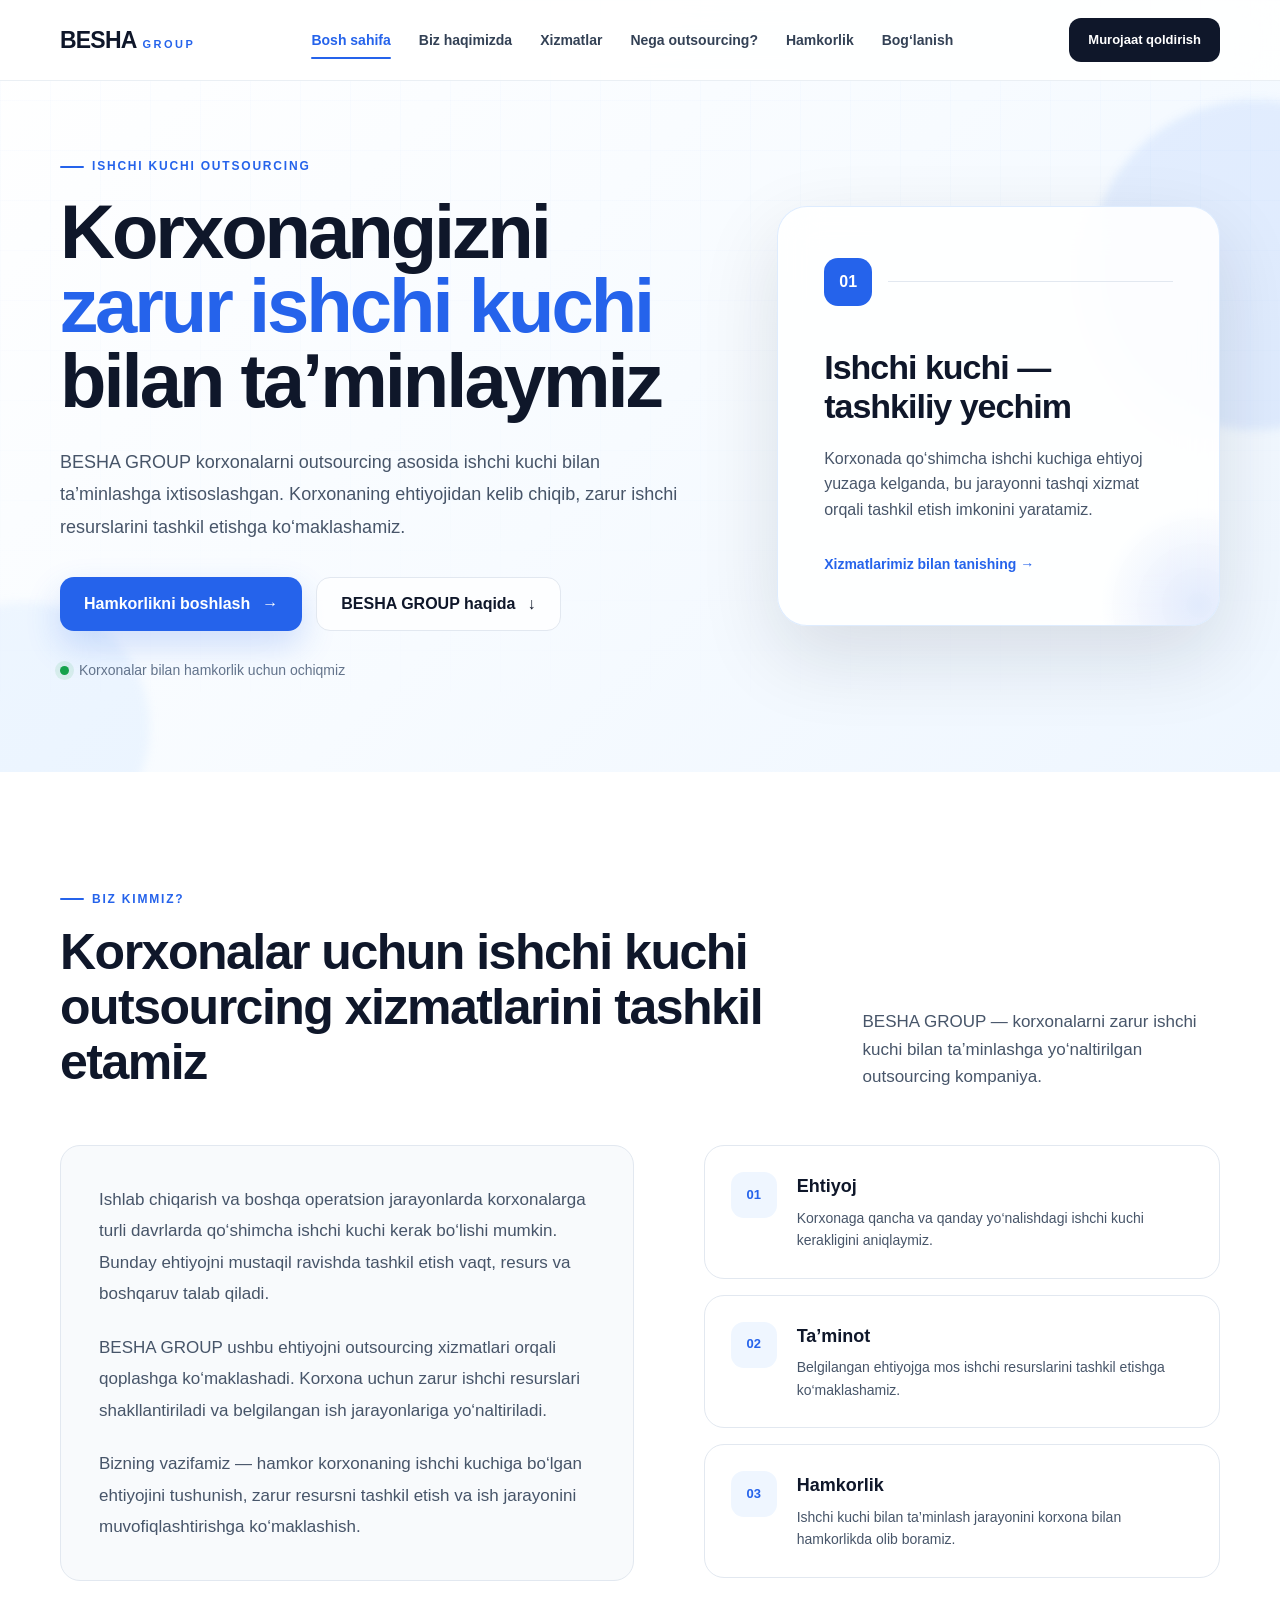
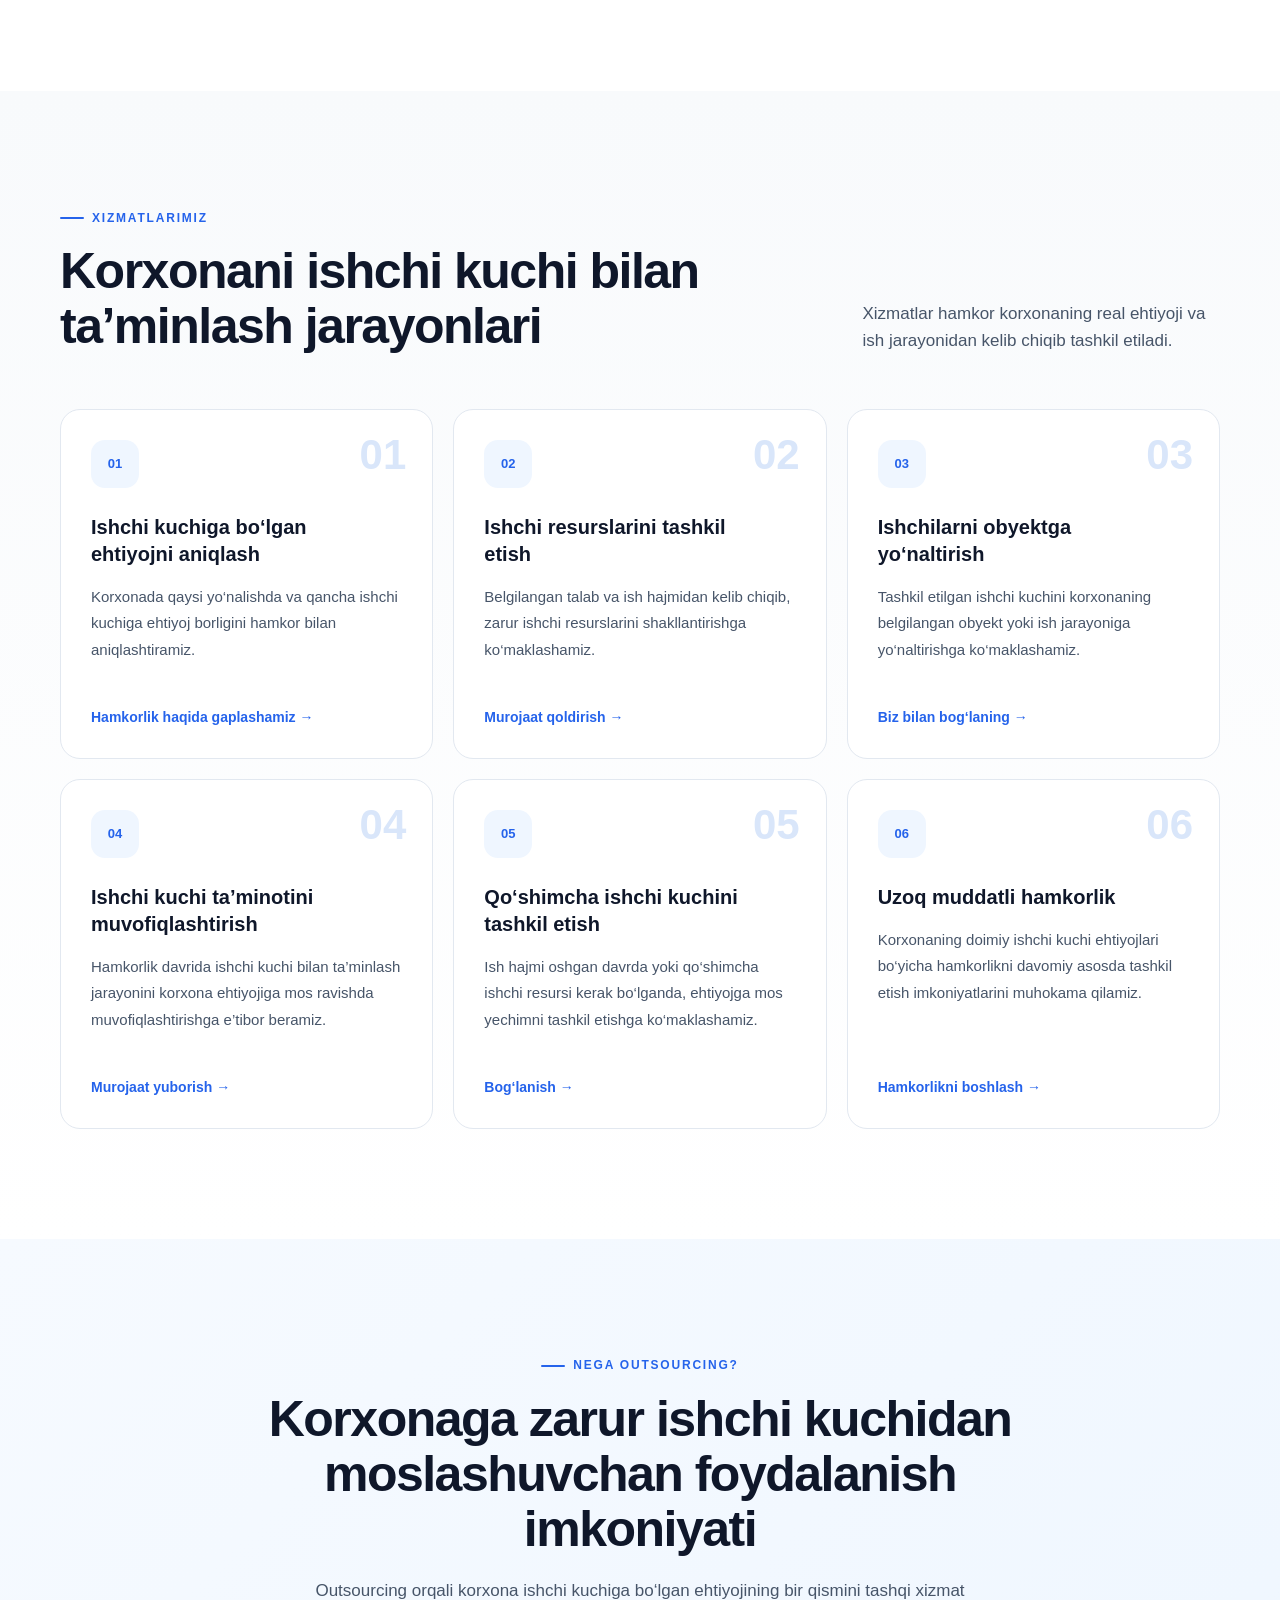
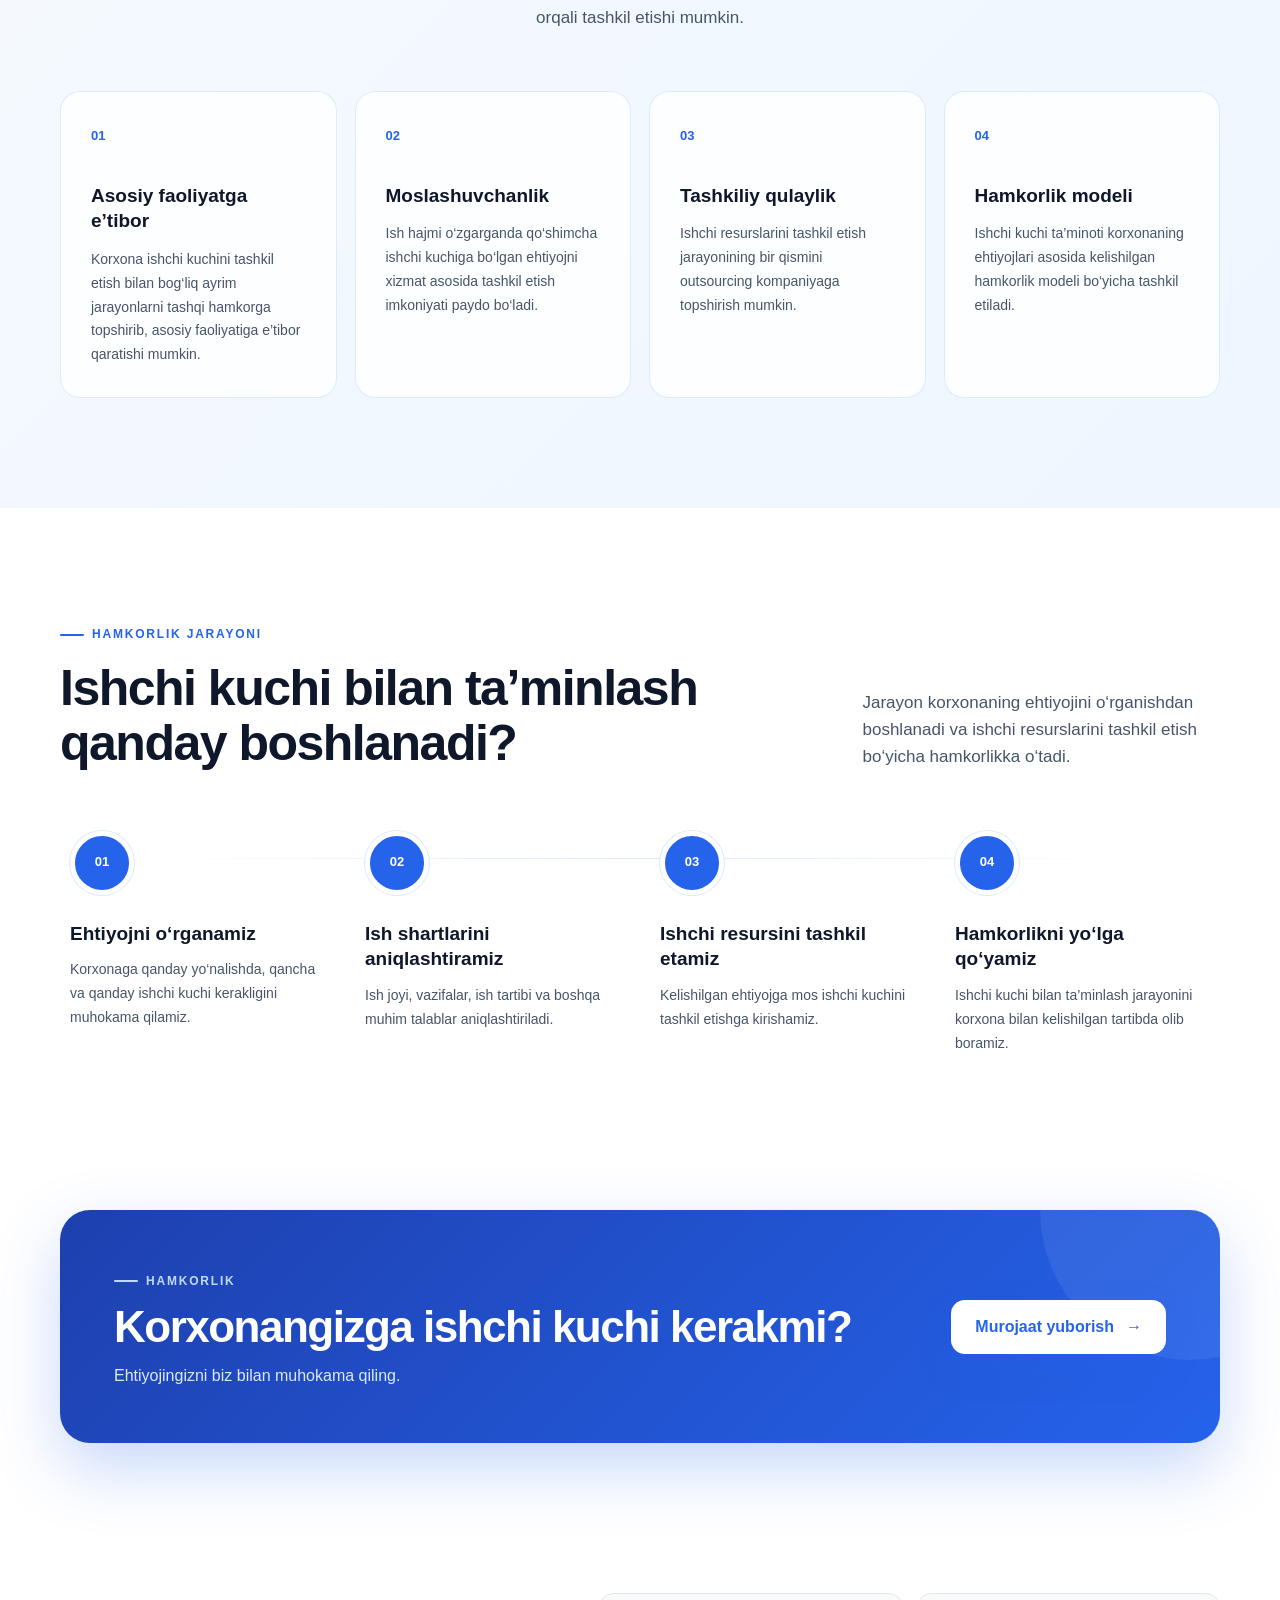
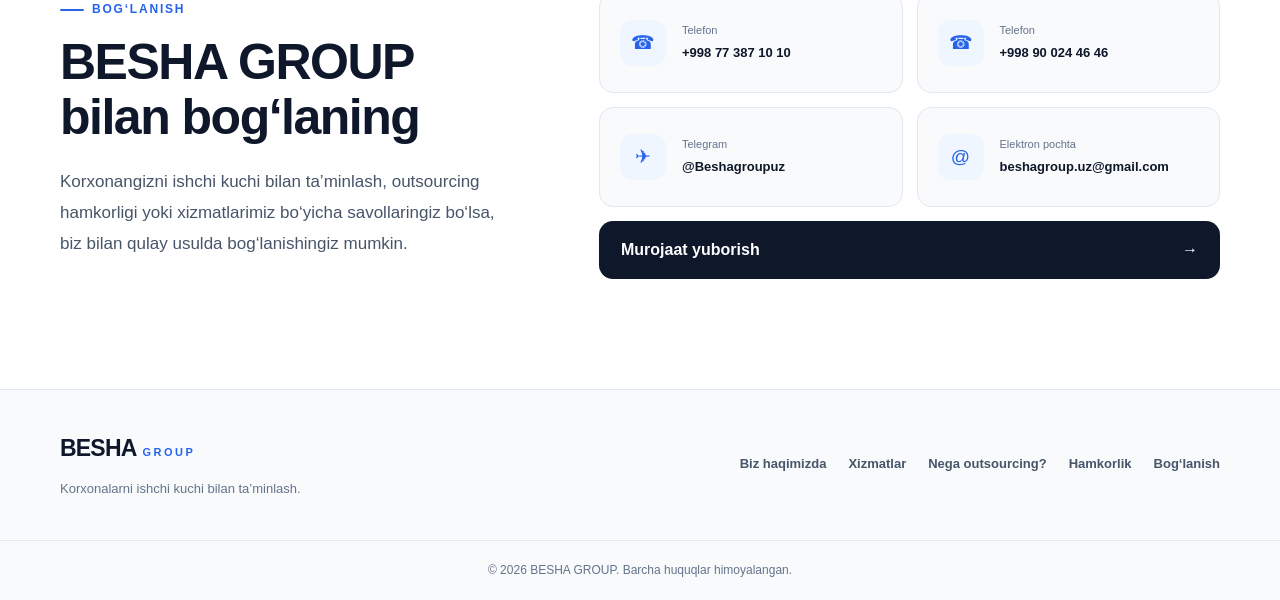
<file: index.html>
<!DOCTYPE html>
<html lang="uz">

<head>
    <meta charset="UTF-8">

    <meta
        name="viewport"
        content="width=device-width, initial-scale=1.0"
    >

    <title>
        BESHA GROUP — Korxonalarni ishchi kuchi bilan ta’minlash
    </title>

    <meta
        name="description"
        content="BESHA GROUP — korxonalarni outsourcing asosida zarur ishchi kuchi bilan ta’minlashga ixtisoslashgan kompaniya."
    >

    <meta
        name="robots"
        content="index, follow, max-image-preview:large"
    >

    <meta
        name="author"
        content="BESHA GROUP"
    >

    <link
    rel="canonical"
    href="https://beshagroup.uz/"
        
    >
   <!-- Favicon -->
   <link rel="icon" type="image/png" href="/favicon.png">
   <link rel="shortcut icon" type="image/png" href="/favicon.png"
    >

    <meta
        name="theme-color"
        content="#ffffff"
    >

    <!-- Open Graph -->
    <meta
        property="og:type"
        content="website"
    >
    
    <meta
    property="og:site_name"
    content="BESHA GROUP"
    
    >

    <meta
        property="og:title"
        content="BESHA GROUP — Ishchi kuchi outsourcing xizmatlari"
    >

    <meta
        property="og:description"
        content="Korxonalarni outsourcing asosida zarur ishchi kuchi bilan ta’minlash."
    >

    <meta
    property="og:url"
    content="https://beshagroup.uz/"

    >

    <!-- Structured Data -->
    <script type="application/ld+json">
    {
        "@context": "https://schema.org",
        "@type": "Organization",
        "@id": "https://beshagroup.uz/#organization",
        "name": "BESHA GROUP",
        "url": "https://beshagroup.uz/",
        "description": "Korxonalarni outsourcing asosida zarur ishchi kuchi bilan ta’minlashga ixtisoslashgan kompaniya.",
        "telephone": [
            "+998773871010",
            "+998900244646"
        ],
        "email": "beshagroup.uz@gmail.com",
        "sameAs": [
            "https://t.me/Beshagroupuz"
        ],
        "areaServed": {
            "@type": "Country",
            "name": "Uzbekistan"
        }
    }
    </script>
    <script type="application/ld+json">
{
    "@context": "https://schema.org",
    "@type": "WebSite",
    "@id": "https://beshagroup.uz/#website",
    "url": "https://beshagroup.uz/",
    "name": "BESHA GROUP",
    "publisher": {
        "@id": "https://beshagroup.uz/#organization"
    }
}
</script>

    <link
        rel="stylesheet"
        
        href="style.css"
    >
</head>


<body>


    <!-- =====================================================
         PAGE LOADER
    ====================================================== -->

    <div
        class="page-loader"
        id="pageLoader"
    >

        <div class="loader-logo">
            <span>BESHA</span>
            <strong>GROUP</strong>
        </div>

        <div class="loader-line">
            <span></span>
        </div>

    </div>


    <!-- =====================================================
         HEADER
    ====================================================== -->

    <header
        class="header"
        id="header"
    >

        <div class="container nav">

            <a
                href="#home"
                class="logo"
                aria-label="BESHA GROUP bosh sahifa"
            >
                <span class="logo-main">
                    BESHA
                </span>

                <span class="logo-sub">
                    GROUP
                </span>
            </a>


            <nav
                class="menu"
                id="mainMenu"
                aria-label="Asosiy navigatsiya"
            >

                <a href="#home">
                    Bosh sahifa
                </a>

                <a href="#about">
                    Biz haqimizda
                </a>

                <a href="#services">
                    Xizmatlar
                </a>

                <a href="#why-us">
                    Nega outsourcing?
                </a>

                <a href="#process">
                    Hamkorlik
                </a>

                <a href="#contact">
                    Bog‘lanish
                </a>

            </nav>


            <div class="nav-actions">

                <button
                    type="button"
                    class="nav-contact"
                    onclick="openForm()"
                >
                    Murojaat qoldirish
                </button>


                <button
                    type="button"
                    class="menu-btn"
                    id="menuBtn"
                    aria-label="Menyuni ochish"
                    aria-expanded="false"
                    aria-controls="mainMenu"
                >
                    ☰
                </button>

            </div>

        </div>

    </header>


    <!-- =====================================================
         MAIN
    ====================================================== -->

    <main>


        <!-- =================================================
             HERO
        ================================================== -->

        <section
            class="hero"
            id="home"
        >

            <div class="hero-shape hero-shape-one"></div>
            <div class="hero-shape hero-shape-two"></div>


            <div class="container hero-container">


                <div class="hero-content">

                    <span class="section-label">
                        ISHCHI KUCHI OUTSOURCING
                    </span>


                    <h1>
                        Korxonangizni
                        <span>
                            zarur ishchi kuchi
                        </span>
                        bilan ta’minlaymiz
                    </h1>


                    <p>
                        BESHA GROUP korxonalarni outsourcing
                        asosida ishchi kuchi bilan ta’minlashga
                        ixtisoslashgan. Korxonaning ehtiyojidan
                        kelib chiqib, zarur ishchi resurslarini
                        tashkil etishga ko‘maklashamiz.
                    </p>


                    <div class="hero-buttons">

                        <button
                            type="button"
                            class="primary-btn"
                            onclick="openForm()"
                        >
                            Hamkorlikni boshlash
                            <span>→</span>
                        </button>


                        <a
                            href="#about"
                            class="secondary-btn"
                        >
                            BESHA GROUP haqida
                            <span>↓</span>
                        </a>

                    </div>


                    <div class="hero-note">

                        <span class="note-dot"></span>

                        <span>
                            Korxonalar bilan hamkorlik uchun ochiqmiz
                        </span>

                    </div>

                </div>


                <div class="hero-card">

                    <div class="hero-card-top">

                        <span class="hero-card-number">
                            01
                        </span>

                        <span class="hero-card-line"></span>

                    </div>


                    <h3>
                        Ishchi kuchi —
                        <br>
                        tashkiliy yechim
                    </h3>


                    <p>
                        Korxonada qo‘shimcha ishchi kuchiga
                        ehtiyoj yuzaga kelganda, bu jarayonni
                        tashqi xizmat orqali tashkil etish
                        imkonini yaratamiz.
                    </p>


                    <a href="#services">
                        Xizmatlarimiz bilan tanishing →
                    </a>

                </div>

            </div>

        </section>


        <!-- =================================================
             ABOUT
        ================================================== -->

        <section
            class="section about"
            id="about"
        >

            <div class="container">


                <div class="section-heading">

                    <div>

                        <span class="section-label">
                            BIZ KIMMIZ?
                        </span>


                        <h2>
                            Korxonalar uchun ishchi kuchi
                            outsourcing xizmatlarini tashkil etamiz
                        </h2>

                    </div>


                    <p>
                        BESHA GROUP — korxonalarni zarur
                        ishchi kuchi bilan ta’minlashga
                        yo‘naltirilgan outsourcing kompaniya.
                    </p>

                </div>


                <div class="about-grid">


                    <div class="about-main">

                        <p>
                            Ishlab chiqarish va boshqa operatsion
                            jarayonlarda korxonalarga turli davrlarda
                            qo‘shimcha ishchi kuchi kerak bo‘lishi mumkin.
                            Bunday ehtiyojni mustaqil ravishda tashkil
                            etish vaqt, resurs va boshqaruv talab qiladi.
                        </p>


                        <p>
                            BESHA GROUP ushbu ehtiyojni outsourcing
                            xizmatlari orqali qoplashga ko‘maklashadi.
                            Korxona uchun zarur ishchi resurslari
                            shakllantiriladi va belgilangan ish
                            jarayonlariga yo‘naltiriladi.
                        </p>


                        <p>
                            Bizning vazifamiz — hamkor korxonaning
                            ishchi kuchiga bo‘lgan ehtiyojini tushunish,
                            zarur resursni tashkil etish va ish jarayonini
                            muvofiqlashtirishga ko‘maklashish.
                        </p>

                    </div>


                    <div class="about-info">


                        <div class="info-item">

                            <span>
                                01
                            </span>

                            <div>

                                <h3>
                                    Ehtiyoj
                                </h3>

                                <p>
                                    Korxonaga qancha va qanday
                                    yo‘nalishdagi ishchi kuchi
                                    kerakligini aniqlaymiz.
                                </p>

                            </div>

                        </div>


                        <div class="info-item">

                            <span>
                                02
                            </span>

                            <div>

                                <h3>
                                    Ta’minot
                                </h3>

                                <p>
                                    Belgilangan ehtiyojga mos
                                    ishchi resurslarini tashkil
                                    etishga ko‘maklashamiz.
                                </p>

                            </div>

                        </div>


                        <div class="info-item">

                            <span>
                                03
                            </span>

                            <div>

                                <h3>
                                    Hamkorlik
                                </h3>

                                <p>
                                    Ishchi kuchi bilan ta’minlash
                                    jarayonini korxona bilan
                                    hamkorlikda olib boramiz.
                                </p>

                            </div>

                        </div>

                    </div>

                </div>

            </div>

        </section>


        <!-- =================================================
             SERVICES
        ================================================== -->

        <section
            class="section services"
            id="services"
        >

            <div class="container">


                <div class="section-heading">

                    <div>

                        <span class="section-label">
                            XIZMATLARIMIZ
                        </span>


                        <h2>
                            Korxonani ishchi kuchi bilan
                            ta’minlash jarayonlari
                        </h2>

                    </div>


                    <p>
                        Xizmatlar hamkor korxonaning real
                        ehtiyoji va ish jarayonidan kelib
                        chiqib tashkil etiladi.
                    </p>

                </div>


                <div class="services-grid">


                    <article class="service-card">

                        <span class="service-number">
                            01
                        </span>

                        <div class="service-icon">
                            01
                        </div>

                        <h3>
                            Ishchi kuchiga bo‘lgan ehtiyojni aniqlash
                        </h3>

                        <p>
                            Korxonada qaysi yo‘nalishda va qancha
                            ishchi kuchiga ehtiyoj borligini
                            hamkor bilan aniqlashtiramiz.
                        </p>

                        <button
                            type="button"
                            onclick="openForm()"
                        >
                            Hamkorlik haqida gaplashamiz →
                        </button>

                    </article>


                    <article class="service-card">

                        <span class="service-number">
                            02
                        </span>

                        <div class="service-icon">
                            02
                        </div>

                        <h3>
                            Ishchi resurslarini tashkil etish
                        </h3>

                        <p>
                            Belgilangan talab va ish hajmidan
                            kelib chiqib, zarur ishchi
                            resurslarini shakllantirishga
                            ko‘maklashamiz.
                        </p>

                        <button
                            type="button"
                            onclick="openForm()"
                        >
                            Murojaat qoldirish →
                        </button>

                    </article>


                    <article class="service-card">

                        <span class="service-number">
                            03
                        </span>

                        <div class="service-icon">
                            03
                        </div>

                        <h3>
                            Ishchilarni obyektga yo‘naltirish
                        </h3>

                        <p>
                            Tashkil etilgan ishchi kuchini
                            korxonaning belgilangan obyekt yoki
                            ish jarayoniga yo‘naltirishga
                            ko‘maklashamiz.
                        </p>

                        <button
                            type="button"
                            onclick="openForm()"
                        >
                            Biz bilan bog‘laning →
                        </button>

                    </article>


                    <article class="service-card">

                        <span class="service-number">
                            04
                        </span>

                        <div class="service-icon">
                            04
                        </div>

                        <h3>
                            Ishchi kuchi ta’minotini muvofiqlashtirish
                        </h3>

                        <p>
                            Hamkorlik davrida ishchi kuchi bilan
                            ta’minlash jarayonini korxona ehtiyojiga
                            mos ravishda muvofiqlashtirishga
                            e’tibor beramiz.
                        </p>

                        <button
                            type="button"
                            onclick="openForm()"
                        >
                            Murojaat yuborish →
                        </button>

                    </article>


                    <article class="service-card">

                        <span class="service-number">
                            05
                        </span>

                        <div class="service-icon">
                            05
                        </div>

                        <h3>
                            Qo‘shimcha ishchi kuchini tashkil etish
                        </h3>

                        <p>
                            Ish hajmi oshgan davrda yoki qo‘shimcha
                            ishchi resursi kerak bo‘lganda,
                            ehtiyojga mos yechimni tashkil
                            etishga ko‘maklashamiz.
                        </p>

                        <button
                            type="button"
                            onclick="openForm()"
                        >
                            Bog‘lanish →
                        </button>

                    </article>


                    <article class="service-card">

                        <span class="service-number">
                            06
                        </span>

                        <div class="service-icon">
                            06
                        </div>

                        <h3>
                            Uzoq muddatli hamkorlik
                        </h3>

                        <p>
                            Korxonaning doimiy ishchi kuchi
                            ehtiyojlari bo‘yicha hamkorlikni
                            davomiy asosda tashkil etish
                            imkoniyatlarini muhokama qilamiz.
                        </p>

                        <button
                            type="button"
                            onclick="openForm()"
                        >
                            Hamkorlikni boshlash →
                        </button>

                    </article>

                </div>

            </div>

        </section>


        <!-- =================================================
             WHY OUTSOURCING
        ================================================== -->

        <section
            class="section why-us"
            id="why-us"
        >

            <div class="container">


                <div class="center-heading">

                    <span class="section-label">
                        NEGA OUTSOURCING?
                    </span>


                    <h2>
                        Korxonaga zarur ishchi kuchidan
                        moslashuvchan foydalanish imkoniyati
                    </h2>


                    <p>
                        Outsourcing orqali korxona ishchi
                        kuchiga bo‘lgan ehtiyojining bir
                        qismini tashqi xizmat orqali
                        tashkil etishi mumkin.
                    </p>

                </div>


                <div class="advantages">


                    <div class="advantage">

                        <span>
                            01
                        </span>

                        <h3>
                            Asosiy faoliyatga e’tibor
                        </h3>

                        <p>
                            Korxona ishchi kuchini tashkil etish
                            bilan bog‘liq ayrim jarayonlarni
                            tashqi hamkorga topshirib,
                            asosiy faoliyatiga e’tibor qaratishi mumkin.
                        </p>

                    </div>


                    <div class="advantage">

                        <span>
                            02
                        </span>

                        <h3>
                            Moslashuvchanlik
                        </h3>

                        <p>
                            Ish hajmi o‘zgarganda qo‘shimcha
                            ishchi kuchiga bo‘lgan ehtiyojni
                            xizmat asosida tashkil etish
                            imkoniyati paydo bo‘ladi.
                        </p>

                    </div>


                    <div class="advantage">

                        <span>
                            03
                        </span>

                        <h3>
                            Tashkiliy qulaylik
                        </h3>

                        <p>
                            Ishchi resurslarini tashkil etish
                            jarayonining bir qismini
                            outsourcing kompaniyaga topshirish
                            mumkin.
                        </p>

                    </div>


                    <div class="advantage">

                        <span>
                            04
                        </span>

                        <h3>
                            Hamkorlik modeli
                        </h3>

                        <p>
                            Ishchi kuchi ta’minoti korxonaning
                            ehtiyojlari asosida kelishilgan
                            hamkorlik modeli bo‘yicha
                            tashkil etiladi.
                        </p>

                    </div>

                </div>

            </div>

        </section>


        <!-- =================================================
             PROCESS
        ================================================== -->

        <section
            class="section process"
            id="process"
        >

            <div class="container">


                <div class="section-heading">

                    <div>

                        <span class="section-label">
                            HAMKORLIK JARAYONI
                        </span>


                        <h2>
                            Ishchi kuchi bilan ta’minlash
                            qanday boshlanadi?
                        </h2>

                    </div>


                    <p>
                        Jarayon korxonaning ehtiyojini
                        o‘rganishdan boshlanadi va
                        ishchi resurslarini tashkil
                        etish bo‘yicha hamkorlikka o‘tadi.
                    </p>

                </div>


                <div class="process-grid">


                    <div class="process-item">

                        <div class="process-number">
                            01
                        </div>

                        <h3>
                            Ehtiyojni o‘rganamiz
                        </h3>

                        <p>
                            Korxonaga qanday yo‘nalishda,
                            qancha va qanday ishchi kuchi
                            kerakligini muhokama qilamiz.
                        </p>

                    </div>


                    <div class="process-item">

                        <div class="process-number">
                            02
                        </div>

                        <h3>
                            Ish shartlarini aniqlashtiramiz
                        </h3>

                        <p>
                            Ish joyi, vazifalar, ish tartibi
                            va boshqa muhim talablar
                            aniqlashtiriladi.
                        </p>

                    </div>


                    <div class="process-item">

                        <div class="process-number">
                            03
                        </div>

                        <h3>
                            Ishchi resursini tashkil etamiz
                        </h3>

                        <p>
                            Kelishilgan ehtiyojga mos
                            ishchi kuchini tashkil
                            etishga kirishamiz.
                        </p>

                    </div>


                    <div class="process-item">

                        <div class="process-number">
                            04
                        </div>

                        <h3>
                            Hamkorlikni yo‘lga qo‘yamiz
                        </h3>

                        <p>
                            Ishchi kuchi bilan ta’minlash
                            jarayonini korxona bilan
                            kelishilgan tartibda olib boramiz.
                        </p>

                    </div>

                </div>

            </div>

        </section>


        <!-- =================================================
             CTA
        ================================================== -->

        <section class="cta">

            <div class="container cta-box">


                <div>

                    <span class="section-label">
                        HAMKORLIK
                    </span>


                    <h2>
                        Korxonangizga ishchi kuchi kerakmi?
                    </h2>


                    <p>
                        Ehtiyojingizni biz bilan muhokama qiling.
                    </p>

                </div>


                <button
                    type="button"
                    class="primary-btn light-btn"
                    onclick="openForm()"
                >
                    Murojaat yuborish
                    <span>→</span>
                </button>

            </div>

        </section>


        <!-- =================================================
             CONTACT
        ================================================== -->

        <section
            class="section contact"
            id="contact"
        >

            <div class="container">


                <div class="contact-grid">


                    <div class="contact-content">

                        <span class="section-label">
                            BOG‘LANISH
                        </span>


                        <h2>
                            BESHA GROUP bilan bog‘laning
                        </h2>


                        <p>
                            Korxonangizni ishchi kuchi bilan
                            ta’minlash, outsourcing hamkorligi
                            yoki xizmatlarimiz bo‘yicha
                            savollaringiz bo‘lsa, biz bilan
                            qulay usulda bog‘lanishingiz mumkin.
                        </p>

                    </div>


                    <div class="contact-list">


                        <a
                            href="tel:+998773871010"
                            class="contact-item"
                        >

                            <span class="contact-icon">
                                ☎
                            </span>


                            <span>

                                <small>
                                    Telefon
                                </small>

                                <strong>
                                    +998 77 387 10 10
                                </strong>

                            </span>

                        </a>


                        <a
                            href="tel:+998900244646"
                            class="contact-item"
                        >

                            <span class="contact-icon">
                                ☎
                            </span>


                            <span>

                                <small>
                                    Telefon
                                </small>

                                <strong>
                                    +998 90 024 46 46
                                </strong>

                            </span>

                        </a>


                        <a
                            href="https://t.me/Beshagroupuz"
                            target="_blank"
                            rel="noopener noreferrer"
                            class="contact-item"
                        >

                            <span class="contact-icon">
                                ✈
                            </span>


                            <span>

                                <small>
                                    Telegram
                                </small>

                                <strong>
                                    @Beshagroupuz
                                </strong>

                            </span>

                        </a>


                        <a
                            href="mailto:beshagroup.uz@gmail.com"
                            class="contact-item"
                        >

                            <span class="contact-icon">
                                @
                            </span>


                            <span>

                                <small>
                                    Elektron pochta
                                </small>

                                <strong>
                                    beshagroup.uz@gmail.com
                                </strong>

                            </span>

                        </a>


                        <button
                            type="button"
                            class="contact-form-button"
                            onclick="openForm()"
                        >

                            <span>
                                Murojaat yuborish
                            </span>

                            <span>
                                →
                            </span>

                        </button>

                    </div>

                </div>

            </div>

        </section>


    </main>


    <!-- =====================================================
         FOOTER
    ====================================================== -->

    <footer>

        <div class="container footer">


            <div class="footer-brand">

                <a
                    href="#home"
                    class="logo footer-logo"
                >

                    <span class="logo-main">
                        BESHA
                    </span>

                    <span class="logo-sub">
                        GROUP
                    </span>

                </a>


                <p>
                    Korxonalarni ishchi kuchi bilan ta’minlash.
                </p>

            </div>


            <nav
                class="footer-links"
                aria-label="Pastki navigatsiya"
            >

                <a href="#about">
                    Biz haqimizda
                </a>

                <a href="#services">
                    Xizmatlar
                </a>

                <a href="#why-us">
                    Nega outsourcing?
                </a>

                <a href="#process">
                    Hamkorlik
                </a>

                <a href="#contact">
                    Bog‘lanish
                </a>

            </nav>

        </div>


        <div class="copyright">

            <div class="container">

                ©
                <span id="currentYear"></span>
                BESHA GROUP.
                Barcha huquqlar himoyalangan.

            </div>

        </div>

    </footer>


    <!-- =====================================================
         CONTACT MODAL
    ====================================================== -->

    <div
        class="modal"
        id="contactModal"
        aria-hidden="true"
        role="dialog"
        aria-modal="true"
        aria-labelledby="contactModalTitle"
    >

        <div class="modal-box">


            <button
                type="button"
                class="close-btn"
                onclick="closeForm()"
                aria-label="Murojaat oynasini yopish"
            >
                ×
            </button>


            <span class="section-label">
                MUROJAAT
            </span>


            <h2 id="contactModalTitle">
                Hamkorlik bo‘yicha murojaat
            </h2>


            <p>
                Korxonangizning ishchi kuchiga bo‘lgan
                ehtiyoji haqida qisqacha ma’lumot qoldiring.
            </p>


            <form
                id="contactForm"
                autocomplete="on"
            >


                <label for="name">
                    Ism va familiya
                </label>


                <input
                    type="text"
                    id="name"
                    name="name"
                    placeholder="Ism va familiyangiz"
                    autocomplete="name"
                    maxlength="100"
                    required
                >


                <label for="phone">
                    Telefon raqami
                </label>


                <input
                    type="tel"
                    id="phone"
                    name="phone"
                    placeholder="+998 XX XXX XX XX"
                    autocomplete="tel"
                    inputmode="tel"
                    maxlength="17"
                    required
                >


                <label for="organization">
                    Korxona yoki tashkilot
                    <span>
                        (ixtiyoriy)
                    </span>
                </label>


                <input
                    type="text"
                    id="organization"
                    name="organization"
                    placeholder="Korxona yoki tashkilot nomi"
                    autocomplete="organization"
                    maxlength="150"
                >


                <label for="message">
                    Ishchi kuchiga bo‘lgan ehtiyoj
                </label>


                <textarea
                    id="message"
                    name="message"
                    rows="5"
                    maxlength="1000"
                    placeholder="Masalan: ish yo‘nalishi, kerakli ishchi soni, ish joyi yoki boshqa muhim ma’lumotlar..."
                ></textarea>


                <button
                    type="submit"
                    class="primary-btn form-submit"
                >
                    Murojaat yuborish
                    <span>→</span>
                </button>

            </form>


            <div class="form-note">
                Ma’lumotlaringiz murojaatingiz bo‘yicha
                siz bilan bog‘lanish uchun ishlatiladi.
            </div>

        </div>

    </div>


    <!-- =====================================================
         JAVASCRIPT
    ====================================================== -->

    <script src="script.js"></script>


</body>
</html>
</file>
<file: style.css>
/* =========================================================
   BESHA GROUP
   STYLE.CSS
   Light • Professional • Responsive
========================================================= */


/* =========================================================
   VARIABLES
========================================================= */

:root {
    --primary: #2563eb;
    --primary-dark: #1d4ed8;
    --primary-deep: #1e40af;
    --primary-light: #eff6ff;
    --primary-soft: #dbeafe;

    --text: #0f172a;
    --text-soft: #475569;
    --text-light: #64748b;

    --white: #ffffff;
    --background: #ffffff;
    --background-soft: #f8fafc;
    --background-blue: #f5f9ff;

    --border: #e2e8f0;
    --border-blue: #dbeafe;

    --success: #16a34a;

    --shadow-sm:
        0 8px 25px rgba(15, 23, 42, 0.06);

    --shadow-md:
        0 18px 50px rgba(15, 23, 42, 0.09);

    --shadow-lg:
        0 30px 80px rgba(15, 23, 42, 0.12);

    --radius-sm: 14px;
    --radius-md: 20px;
    --radius-lg: 30px;

    --container: 1160px;

    --transition:
        0.3s ease;
}


/* =========================================================
   RESET
========================================================= */

* {
    margin: 0;
    padding: 0;
    box-sizing: border-box;
}


html {
    scroll-behavior: smooth;
}


body {
    font-family:
        Arial,
        Helvetica,
        sans-serif;

    background: var(--background);
    color: var(--text);

    line-height: 1.6;

    overflow-x: hidden;

    -webkit-font-smoothing: antialiased;
    text-rendering: optimizeLegibility;
}


body.no-scroll {
    overflow: hidden;
}


button,
input,
textarea {
    font: inherit;
}


button {
    border: none;
}


button,
a {
    -webkit-tap-highlight-color: transparent;
}


a {
    color: inherit;
    text-decoration: none;
}


img {
    display: block;
    max-width: 100%;
}


ul {
    list-style: none;
}


/* =========================================================
   COMMON
========================================================= */

.container {
    width: min(
        calc(100% - 40px),
        var(--container)
    );

    margin-inline: auto;
}


.section {
    padding: 110px 0;
}


.section-label {
    display: inline-flex;
    align-items: center;
    gap: 8px;

    color: var(--primary);

    font-size: 12px;
    font-weight: 800;

    letter-spacing: 1.8px;
    text-transform: uppercase;
}


.section-label::before {
    content: "";

    display: block;

    width: 24px;
    height: 2px;

    border-radius: 20px;

    background: var(--primary);
}


.section-heading {
    display: grid;

    grid-template-columns:
        minmax(0, 1.35fr)
        minmax(260px, 0.65fr);

    gap: 60px;

    align-items: end;

    margin-bottom: 55px;
}


.section-heading h2,
.center-heading h2,
.contact-content h2,
.cta h2 {
    font-size:
        clamp(
            32px,
            4vw,
            50px
        );

    line-height: 1.1;

    letter-spacing: -1.5px;

    color: var(--text);
}


.section-heading h2 {
    margin-top: 16px;
}


.section-heading > p {
    color: var(--text-soft);

    font-size: 17px;

    max-width: 470px;

    justify-self: end;
}


.center-heading {
    max-width: 780px;

    margin:
        0 auto
        60px;

    text-align: center;
}


.center-heading .section-label {
    justify-content: center;
}


.center-heading h2 {
    margin-top: 16px;
}


.center-heading p {
    max-width: 650px;

    margin:
        20px auto
        0;

    color: var(--text-soft);

    font-size: 17px;
}


/* =========================================================
   PAGE LOADER
========================================================= */

.page-loader {
    position: fixed;
    inset: 0;

    z-index: 9999;

    display: flex;

    flex-direction: column;
    justify-content: center;
    align-items: center;

    gap: 26px;

    background:
        radial-gradient(
            circle at center,
            #f7fbff 0%,
            #ffffff 65%
        );

    transition:
        opacity 0.5s ease,
        visibility 0.5s ease;
}


.page-loader.hide,
.page-loader.hidden {
    opacity: 0;
    visibility: hidden;
    pointer-events: none;
}


.loader-logo {
    display: flex;
    align-items: baseline;
    gap: 8px;

    letter-spacing: -1px;
}


.loader-logo span {
    font-size: 32px;
    font-weight: 900;

    color: var(--text);
}


.loader-logo strong {
    font-size: 17px;

    color: var(--primary);

    letter-spacing: 3px;
}


.loader-line {
    position: relative;

    width: 180px;
    height: 3px;

    overflow: hidden;

    border-radius: 20px;

    background: #e8eef8;
}


.loader-line span {
    position: absolute;

    left: -60%;
    top: 0;

    width: 60%;
    height: 100%;

    border-radius: inherit;

    background:
        linear-gradient(
            90deg,
            transparent,
            var(--primary),
            transparent
        );

    animation:
        loaderMove
        1.2s
        ease-in-out
        infinite;
}


@keyframes loaderMove {

    0% {
        left: -60%;
    }

    100% {
        left: 100%;
    }

}


/* =========================================================
   HEADER
========================================================= */

.header {
    position: fixed;

    top: 0;
    left: 0;

    width: 100%;

    z-index: 1000;

    background:
        rgba(
            255,
            255,
            255,
            0.86
        );

    border-bottom:
        1px solid
        rgba(
            226,
            232,
            240,
            0.7
        );

    backdrop-filter:
        blur(18px);

    -webkit-backdrop-filter:
        blur(18px);

    transition:
        background var(--transition),
        box-shadow var(--transition);
}


.header.scrolled {
    background:
        rgba(
            255,
            255,
            255,
            0.96
        );
}


.nav {
    min-height: 80px;

    display: flex;
    align-items: center;
    justify-content: space-between;

    gap: 30px;
}


/* =========================================================
   LOGO
========================================================= */

.logo {
    display: inline-flex;
    align-items: baseline;

    gap: 6px;

    white-space: nowrap;
}


.logo-main {
    color: var(--text);

    font-size: 23px;
    font-weight: 900;

    letter-spacing: -0.8px;
}


.logo-sub {
    color: var(--primary);

    font-size: 11px;
    font-weight: 800;

    letter-spacing: 2.5px;
}


/* =========================================================
   NAVIGATION
========================================================= */

.menu {
    display: flex;
    align-items: center;

    gap: 28px;
}


.menu a {
    position: relative;

    color: #334155;

    font-size: 14px;
    font-weight: 600;

    transition:
        color var(--transition);
}


.menu a::after {
    content: "";

    position: absolute;

    left: 0;
    bottom: -8px;

    width: 0;
    height: 2px;

    border-radius: 10px;

    background: var(--primary);

    transition:
        width var(--transition);
}


.menu a:hover,
.menu a.active {
    color: var(--primary);
}


.menu a:hover::after,
.menu a.active::after {
    width: 100%;
}


.nav-actions {
    display: flex;
    align-items: center;

    gap: 12px;
}


.nav-contact {
    position: relative;

    overflow: hidden;

    min-height: 44px;

    padding:
        0 19px;

    border-radius: 12px;

    background: var(--text);

    color: var(--white);

    font-size: 13px;
    font-weight: 700;

    cursor: pointer;

    transition:
        transform var(--transition),
        background var(--transition),
        box-shadow var(--transition);
}


.nav-contact:hover {
    background: var(--primary);

    transform:
        translateY(-2px);

    box-shadow:
        0 10px 25px
        rgba(
            37,
            99,
            235,
            0.18
        );
}


.menu-btn {
    display: none;

    width: 44px;
    height: 44px;

    align-items: center;
    justify-content: center;

    border-radius: 12px;

    background: var(--primary-light);

    color: var(--primary);

    font-size: 24px;

    cursor: pointer;
}


/* =========================================================
   BUTTONS
========================================================= */

.primary-btn,
.secondary-btn,
.contact-form-button,
.service-card button {
    position: relative;

    overflow: hidden;

    cursor: pointer;
}


.primary-btn,
.secondary-btn {
    min-height: 54px;

    display: inline-flex;
    align-items: center;
    justify-content: center;

    gap: 12px;

    padding:
        0 24px;

    border-radius: 14px;

    font-weight: 700;

    transition:
        transform var(--transition),
        box-shadow var(--transition),
        background var(--transition),
        border-color var(--transition);
}


.primary-btn {
    background: var(--primary);

    color: var(--white);

    box-shadow:
        0 15px 35px
        rgba(
            37,
            99,
            235,
            0.20
        );
}


.primary-btn:hover {
    background: var(--primary-dark);

    transform:
        translateY(-2px);

    box-shadow:
        0 20px 40px
        rgba(
            37,
            99,
            235,
            0.26
        );
}


.primary-btn:active,
.secondary-btn:active,
.nav-contact:active,
.contact-form-button:active {
    transform:
        translateY(1px)
        scale(0.99);
}


.secondary-btn {
    border:
        1px solid
        var(--border);

    background:
        rgba(
            255,
            255,
            255,
            0.8
        );

    color: var(--text);
}


.secondary-btn:hover {
    border-color: var(--primary-soft);

    background: var(--primary-light);

    color: var(--primary);
}


/* =========================================================
   HERO
========================================================= */

.hero {
    position: relative;

    min-height: 760px;

    display: flex;
    align-items: center;

    overflow: hidden;

    padding:
        150px 0
        90px;

    background:
        linear-gradient(
            135deg,
            #ffffff 0%,
            #f7fbff 52%,
            #eef6ff 100%
        );
}


.hero::before {
    content: "";

    position: absolute;

    inset: 0;

    pointer-events: none;

    background-image:
        linear-gradient(
            rgba(
                37,
                99,
                235,
                0.035
            )
            1px,
            transparent 1px
        ),
        linear-gradient(
            90deg,
            rgba(
                37,
                99,
                235,
                0.035
            )
            1px,
            transparent 1px
        );

    background-size:
        50px 50px;

    mask-image:
        linear-gradient(
            to bottom,
            rgba(
                0,
                0,
                0,
                0.55
            ),
            transparent
        );
}


.hero-container {
    position: relative;

    z-index: 2;

    display: grid;

    grid-template-columns:
        minmax(0, 1.18fr)
        minmax(330px, 0.82fr);

    gap: 80px;

    align-items: center;
}


.hero-content {
    max-width: 720px;
}


.hero-content h1 {
    max-width: 760px;

    margin-top: 18px;

    color: var(--text);

    font-size:
        clamp(
            48px,
            6vw,
            76px
        );

    line-height: 0.98;

    letter-spacing: -3px;
}


.hero-content h1 span {
    color: var(--primary);
}


.hero-content > p {
    max-width: 650px;

    margin-top: 28px;

    color: var(--text-soft);

    font-size: 18px;

    line-height: 1.8;
}


.hero-buttons {
    display: flex;
    flex-wrap: wrap;

    gap: 14px;

    margin-top: 34px;
}


.hero-note {
    display: inline-flex;
    align-items: center;

    gap: 10px;

    margin-top: 28px;

    color: var(--text-light);

    font-size: 14px;
}


.note-dot {
    width: 9px;
    height: 9px;

    flex-shrink: 0;

    border-radius: 50%;

    background: var(--success);

    box-shadow:
        0 0 0 5px
        rgba(
            22,
            163,
            74,
            0.10
        );
}


/* =========================================================
   HERO CARD
========================================================= */

.hero-card {
    position: relative;

    min-height: 420px;

    display: flex;
    flex-direction: column;

    justify-content: center;

    padding: 46px;

    overflow: hidden;

    border:
        1px solid
        rgba(
            219,
            234,
            254,
            0.9
        );

    border-radius: var(--radius-lg);

    background:
        rgba(
            255,
            255,
            255,
            0.88
        );

    box-shadow: var(--shadow-lg);

    backdrop-filter:
        blur(20px);

    -webkit-backdrop-filter:
        blur(20px);
}


.hero-card::before {
    content: "";

    position: absolute;

    width: 200px;
    height: 200px;

    right: -80px;
    bottom: -80px;

    border-radius: 50%;

    background:
        radial-gradient(
            circle,
            rgba(
                37,
                99,
                235,
                0.13
            ),
            transparent 70%
        );
}


.hero-card-top {
    display: flex;
    align-items: center;

    gap: 16px;

    margin-bottom: 42px;
}


.hero-card-number {
    display: grid;
    place-items: center;

    width: 48px;
    height: 48px;

    flex-shrink: 0;

    border-radius: 14px;

    background: var(--primary);

    color: var(--white);

    font-weight: 800;
}


.hero-card-line {
    width: 100%;
    height: 1px;

    background: var(--border);
}


.hero-card h3 {
    position: relative;

    z-index: 1;

    font-size: 34px;

    line-height: 1.15;

    letter-spacing: -1px;
}


.hero-card p {
    position: relative;

    z-index: 1;

    margin-top: 20px;

    color: var(--text-soft);

    font-size: 16px;
}


.hero-card a {
    position: relative;

    z-index: 1;

    display: inline-block;

    margin-top: 30px;

    color: var(--primary);

    font-size: 14px;
    font-weight: 800;
}


/* =========================================================
   HERO SHAPES
========================================================= */

.hero-shape {
    position: absolute;

    border-radius: 50%;

    filter: blur(5px);

    pointer-events: none;
}


.hero-shape-one {
    width: 330px;
    height: 330px;

    top: 100px;
    right: -140px;

    background:
        rgba(
            59,
            130,
            246,
            0.10
        );
}


.hero-shape-two {
    width: 250px;
    height: 250px;

    left: -100px;
    bottom: -80px;

    background:
        rgba(
            147,
            197,
            253,
            0.12
        );
}


/* =========================================================
   ABOUT
========================================================= */

.about {
    background: var(--white);
}


.about-grid {
    display: grid;

    grid-template-columns:
        minmax(0, 1fr)
        minmax(360px, 0.9fr);

    gap: 70px;

    align-items: start;
}


.about-main {
    padding: 38px;

    border:
        1px solid
        var(--border);

    border-radius: var(--radius-md);

    background: var(--background-soft);
}


.about-main p {
    color: var(--text-soft);

    font-size: 17px;

    line-height: 1.85;
}


.about-main p + p {
    margin-top: 22px;
}


.about-info {
    display: grid;
    gap: 16px;
}


.info-item {
    display: grid;

    grid-template-columns:
        auto 1fr;

    gap: 20px;

    padding: 26px;

    border:
        1px solid
        var(--border);

    border-radius: var(--radius-md);

    background: var(--white);

    transition:
        transform var(--transition),
        box-shadow var(--transition),
        border-color var(--transition);
}


.info-item:hover {
    transform:
        translateY(-4px);

    border-color:
        var(--primary-soft);

    box-shadow:
        var(--shadow-sm);
}


.info-item > span {
    display: grid;
    place-items: center;

    width: 46px;
    height: 46px;

    border-radius: 13px;

    background: var(--primary-light);

    color: var(--primary);

    font-size: 13px;
    font-weight: 900;
}


.info-item h3 {
    font-size: 18px;
}


.info-item p {
    margin-top: 6px;

    color: var(--text-soft);

    font-size: 14px;
}


/* =========================================================
   SERVICES
========================================================= */

.services {
    background:
        linear-gradient(
            180deg,
            var(--background-soft),
            var(--white)
        );
}


.services-grid {
    display: grid;

    grid-template-columns:
        repeat(
            3,
            minmax(
                0,
                1fr
            )
        );

    gap: 20px;
}


.service-card {
    position: relative;

    display: flex;
    flex-direction: column;

    min-height: 350px;

    padding: 30px;

    overflow: hidden;

    border:
        1px solid
        var(--border);

    border-radius: var(--radius-md);

    background: var(--white);

    transition:
        transform var(--transition),
        box-shadow var(--transition),
        border-color var(--transition);
}


.service-card:hover {
    transform:
        translateY(-6px);

    border-color:
        var(--primary-soft);

    box-shadow:
        var(--shadow-md);
}


.service-number {
    position: absolute;

    top: 24px;
    right: 26px;

    color: #d9e6fa;

    font-size: 42px;
    font-weight: 900;

    line-height: 1;
}


.service-icon {
    display: grid;
    place-items: center;

    width: 48px;
    height: 48px;

    margin-bottom: 26px;

    border-radius: 14px;

    background: var(--primary-light);

    color: var(--primary);

    font-size: 13px;
    font-weight: 900;
}


.service-card h3 {
    position: relative;

    z-index: 1;

    max-width: 260px;

    font-size: 20px;

    line-height: 1.35;
}


.service-card p {
    margin-top: 16px;

    color: var(--text-soft);

    font-size: 15px;

    line-height: 1.75;
}


.service-card button {
    align-self: flex-start;

    margin-top: auto;
    padding-top: 26px;

    background: transparent;

    color: var(--primary);

    text-align: left;

    font-size: 14px;
    font-weight: 800;
}


/* =========================================================
   WHY OUTSOURCING
========================================================= */

.why-us {
    background:
        linear-gradient(
            135deg,
            #f6faff,
            #eef6ff
        );
}


.advantages {
    display: grid;

    grid-template-columns:
        repeat(
            4,
            minmax(
                0,
                1fr
            )
        );

    gap: 18px;
}


.advantage {
    min-height: 280px;

    padding: 30px;

    border:
        1px solid
        rgba(
            219,
            234,
            254,
            0.95
        );

    border-radius: var(--radius-md);

    background:
        rgba(
            255,
            255,
            255,
            0.82
        );

    transition:
        transform var(--transition),
        box-shadow var(--transition);
}


.advantage:hover {
    transform:
        translateY(-5px);

    box-shadow:
        var(--shadow-sm);
}


.advantage > span {
    display: inline-flex;

    margin-bottom: 36px;

    color: var(--primary);

    font-size: 13px;
    font-weight: 900;
}


.advantage h3 {
    font-size: 19px;

    line-height: 1.35;
}


.advantage p {
    margin-top: 14px;

    color: var(--text-soft);

    font-size: 14px;

    line-height: 1.7;
}


/* =========================================================
   PROCESS
========================================================= */

.process {
    background: var(--white);
}


.process-grid {
    position: relative;

    display: grid;

    grid-template-columns:
        repeat(
            4,
            minmax(
                0,
                1fr
            )
        );

    gap: 20px;
}


.process-grid::before {
    content: "";

    position: absolute;

    top: 32px;
    left: 8%;

    width: 84%;
    height: 1px;

    background:
        linear-gradient(
            90deg,
            transparent,
            var(--primary-soft),
            transparent
        );
}


.process-item {
    position: relative;

    z-index: 2;

    padding: 5px 10px;
}


.process-number {
    display: grid;
    place-items: center;

    width: 64px;
    height: 64px;

    margin-bottom: 26px;

    border:
        5px solid
        var(--white);

    border-radius: 50%;

    background: var(--primary);

    color: var(--white);

    font-size: 13px;
    font-weight: 900;

    box-shadow:
        0 0 0 1px
        var(--primary-soft);
}


.process-item h3 {
    font-size: 19px;

    line-height: 1.35;
}


.process-item p {
    margin-top: 12px;

    color: var(--text-soft);

    font-size: 14px;

    line-height: 1.7;
}


/* =========================================================
   CTA
========================================================= */

.cta {
    padding: 40px 0;
}


.cta-box {
    position: relative;

    display: flex;
    align-items: center;
    justify-content: space-between;

    gap: 40px;

    overflow: hidden;

    padding: 54px;

    border-radius: var(--radius-lg);

    background:
        linear-gradient(
            135deg,
            var(--primary-deep),
            var(--primary)
        );

    color: var(--white);

    box-shadow:
        0 25px 65px
        rgba(
            37,
            99,
            235,
            0.25
        );
}


.cta-box::after {
    content: "";

    position: absolute;

    width: 300px;
    height: 300px;

    right: -120px;
    top: -150px;

    border-radius: 50%;

    background:
        rgba(
            255,
            255,
            255,
            0.07
        );
}


.cta .section-label {
    color: #bfdbfe;
}


.cta .section-label::before {
    background: #bfdbfe;
}


.cta h2 {
    position: relative;

    z-index: 1;

    margin-top: 12px;

    color: var(--white);

    font-size:
        clamp(
            30px,
            4vw,
            44px
        );
}


.cta p {
    position: relative;

    z-index: 1;

    margin-top: 12px;

    color: #dbeafe;

    font-size: 16px;
}


.light-btn {
    position: relative;

    z-index: 2;

    flex-shrink: 0;

    background: var(--white);

    color: var(--primary);
}


.light-btn:hover {
    background: #f8fafc;

    color: var(--primary-dark);
}


/* =========================================================
   CONTACT
========================================================= */

.contact {
    background: var(--white);
}


.contact-grid {
    display: grid;

    grid-template-columns:
        minmax(0, 0.85fr)
        minmax(360px, 1.15fr);

    gap: 80px;

    align-items: start;
}


.contact-content h2 {
    margin-top: 16px;
}


.contact-content p {
    max-width: 510px;

    margin-top: 22px;

    color: var(--text-soft);

    font-size: 17px;

    line-height: 1.8;
}


.contact-list {
    display: grid;

    grid-template-columns:
        repeat(
            2,
            minmax(
                0,
                1fr
            )
        );

    gap: 14px;
}


.contact-item {
    min-height: 100px;

    display: flex;
    align-items: center;

    gap: 16px;

    padding: 20px;

    border:
        1px solid
        var(--border);

    border-radius: var(--radius-sm);

    background: var(--background-soft);

    transition:
        transform var(--transition),
        box-shadow var(--transition),
        border-color var(--transition),
        background var(--transition);
}


.contact-item:hover {
    transform:
        translateY(-3px);

    border-color:
        var(--primary-soft);

    background: var(--white);

    box-shadow:
        var(--shadow-sm);
}


.contact-icon {
    display: grid;
    place-items: center;

    width: 46px;
    height: 46px;

    flex-shrink: 0;

    border-radius: 13px;

    background: var(--primary-light);

    color: var(--primary);

    font-size: 19px;
}


.contact-item small {
    display: block;

    color: var(--text-light);

    font-size: 11px;

    margin-bottom: 4px;
}


.contact-item strong {
    display: block;

    color: var(--text);

    font-size: 13px;

    overflow-wrap: anywhere;
}


.contact-form-button {
    grid-column: 1 / -1;

    min-height: 58px;

    display: flex;
    align-items: center;
    justify-content: space-between;

    padding:
        0 22px;

    border-radius: 14px;

    background: var(--text);

    color: var(--white);

    font-weight: 700;

    transition:
        background var(--transition),
        transform var(--transition),
        box-shadow var(--transition);
}


.contact-form-button:hover {
    background: var(--primary);

    transform:
        translateY(-2px);

    box-shadow:
        var(--shadow-sm);
}


/* =========================================================
   FOOTER
========================================================= */

footer {
    border-top:
        1px solid
        var(--border);

    background: var(--background-soft);
}


.footer {
    min-height: 150px;

    display: flex;
    align-items: center;
    justify-content: space-between;

    gap: 40px;
}


.footer-brand p {
    margin-top: 12px;

    color: var(--text-light);

    font-size: 13px;
}


.footer-links {
    display: flex;
    align-items: center;
    flex-wrap: wrap;

    justify-content: flex-end;

    gap: 22px;
}


.footer-links a {
    color: var(--text-soft);

    font-size: 13px;
    font-weight: 600;

    transition:
        color var(--transition);
}


.footer-links a:hover {
    color: var(--primary);
}


.copyright {
    border-top:
        1px solid
        var(--border);

    padding: 20px 0;

    color: var(--text-light);

    font-size: 12px;

    text-align: center;
}


/* =========================================================
   MODAL
========================================================= */

.modal {
    position: fixed;

    inset: 0;

    z-index: 3000;

    display: flex;
    align-items: center;
    justify-content: center;

    padding: 20px;

    background:
        rgba(
            15,
            23,
            42,
            0.55
        );

    backdrop-filter:
        blur(8px);

    -webkit-backdrop-filter:
        blur(8px);

    opacity: 0;
    visibility: hidden;

    pointer-events: none;

    transition:
        opacity 0.3s ease,
        visibility 0.3s ease;
}


.modal.active {
    opacity: 1;
    visibility: visible;

    pointer-events: auto;
}


.modal-box {
    position: relative;

    width: min(
        100%,
        580px
    );

    max-height:
        calc(
            100vh - 40px
        );

    overflow-y: auto;

    padding: 38px;

    border:
        1px solid
        rgba(
            255,
            255,
            255,
            0.9
        );

    border-radius: 24px;

    background: var(--white);

    box-shadow:
        0 35px 100px
        rgba(
            15,
            23,
            42,
            0.25
        );

    transform:
        translateY(20px)
        scale(0.98);

    transition:
        transform 0.3s ease;
}


.modal.active .modal-box {
    transform:
        translateY(0)
        scale(1);
}


.close-btn {
    position: absolute;

    top: 18px;
    right: 18px;

    width: 42px;
    height: 42px;

    display: grid;
    place-items: center;

    border-radius: 12px;

    background: var(--background-soft);

    color: var(--text-soft);

    font-size: 24px;

    cursor: pointer;

    transition:
        background var(--transition),
        color var(--transition);
}


.close-btn:hover {
    background: var(--primary-light);

    color: var(--primary);
}


.modal-box > h2 {
    margin-top: 14px;

    padding-right: 45px;

    font-size: 31px;

    line-height: 1.2;

    letter-spacing: -0.7px;
}


.modal-box > p {
    margin-top: 13px;

    color: var(--text-soft);

    font-size: 15px;

    line-height: 1.7;
}


/* =========================================================
   FORM
========================================================= */

#contactForm {
    display: grid;

    margin-top: 28px;
}


#contactForm label {
    margin-bottom: 8px;

    color: var(--text);

    font-size: 13px;
    font-weight: 700;
}


#contactForm label:not(:first-child) {
    margin-top: 18px;
}


#contactForm label span {
    color: var(--text-light);

    font-weight: 400;
}


#contactForm input,
#contactForm textarea {
    width: 100%;

    border:
        1px solid
        var(--border);

    outline: none;

    border-radius: 12px;

    background: var(--background-soft);

    color: var(--text);

    transition:
        border-color var(--transition),
        box-shadow var(--transition),
        background var(--transition);
}


#contactForm input {
    min-height: 52px;

    padding:
        0 16px;
}


#contactForm textarea {
    min-height: 125px;

    padding: 14px 16px;

    resize: vertical;
}


#contactForm input::placeholder,
#contactForm textarea::placeholder {
    color: #94a3b8;
}


#contactForm input:focus,
#contactForm textarea:focus {
    border-color: var(--primary);

    background: var(--white);

    box-shadow:
        0 0 0 4px
        rgba(
            37,
            99,
            235,
            0.08
        );
}


.form-submit {
    width: 100%;

    margin-top: 24px;
}


.form-submit:disabled {
    opacity: 0.65;

    cursor: not-allowed;

    transform: none;
}


.form-note {
    margin-top: 18px;

    padding-top: 18px;

    border-top:
        1px solid
        var(--border);

    color: var(--text-light);

    font-size: 12px;

    line-height: 1.6;
}


/* =========================================================
   SCROLL REVEAL
========================================================= */

.animate-on-scroll,
.reveal {
    opacity: 0;

    transform:
        translateY(28px);

    transition:
        opacity 0.7s ease,
        transform 0.7s ease;
}


.animate-on-scroll.show,
.reveal.show {
    opacity: 1;

    transform:
        translateY(0);
}


/* =========================================================
   RIPPLE EFFECT
========================================================= */

.primary-btn,
.secondary-btn,
.nav-contact,
.contact-form-button,
.service-card button {
    isolation: isolate;
}


.ripple,
.ripple-effect {
    position: absolute;

    z-index: -1;

    border-radius: 50%;

    pointer-events: none;

    background:
        rgba(
            255,
            255,
            255,
            0.28
        );

    transform: scale(0);

    animation:
        rippleAnimation
        0.65s
        linear;
}


.secondary-btn .ripple,
.secondary-btn .ripple-effect,
.service-card button .ripple,
.service-card button .ripple-effect {
    background:
        rgba(
            37,
            99,
            235,
            0.12
        );
}


@keyframes rippleAnimation {

    to {
        transform: scale(4);

        opacity: 0;
    }

}


/* =========================================================
   ACCESSIBILITY
========================================================= */

button:focus-visible,
a:focus-visible,
input:focus-visible,
textarea:focus-visible {
    outline:
        3px solid
        rgba(
            37,
            99,
            235,
            0.3
        );

    outline-offset: 3px;
}


/* =========================================================
   RESPONSIVE — 1080
========================================================= */

@media (
    max-width: 1080px
) {

    .menu {
        gap: 20px;
    }


    .menu a {
        font-size: 13px;
    }


    .hero-container {
        gap: 45px;
    }


    .hero-card {
        padding: 36px;
    }


    .advantages {
        grid-template-columns:
            repeat(
                2,
                minmax(
                    0,
                    1fr
                )
            );
    }


    .contact-grid {
        gap: 50px;
    }

}


/* =========================================================
   RESPONSIVE — 880
========================================================= */

@media (
    max-width: 880px
) {

    .nav-contact {
        display: none;
    }


    .hero {
        min-height: auto;

        padding:
            140px 0
            80px;
    }


    .hero-container {
        grid-template-columns: 1fr;

        gap: 45px;
    }


    .hero-content {
        max-width: 760px;
    }


    .hero-card {
        min-height: auto;
    }


    .section-heading {
        grid-template-columns: 1fr;

        gap: 24px;
    }


    .section-heading > p {
        justify-self: start;
    }


    .about-grid {
        grid-template-columns: 1fr;

        gap: 30px;
    }


    .services-grid {
        grid-template-columns:
            repeat(
                2,
                minmax(
                    0,
                    1fr
                )
            );
    }


    .process-grid {
        grid-template-columns:
            repeat(
                2,
                minmax(
                    0,
                    1fr
                )
            );

        gap: 35px 20px;
    }


    .process-grid::before {
        display: none;
    }


    .contact-grid {
        grid-template-columns: 1fr;
    }


    .footer {
        flex-direction: column;

        align-items: flex-start;

        justify-content: center;

        padding:
            35px 0;
    }


    .footer-links {
        justify-content: flex-start;
    }

}


/* =========================================================
   RESPONSIVE — 760
========================================================= */

@media (
    max-width: 760px
) {

    .container {
        width:
            min(
                calc(
                    100% - 30px
                ),
                var(--container)
            );
    }


    .section {
        padding:
            80px 0;
    }


    .nav {
        min-height: 72px;
    }


    .menu-btn {
        display: inline-flex;
    }


    .menu {
        position: fixed;

        top: 72px;
        left: 15px;
        right: 15px;

        z-index: 1200;

        display: flex;
        flex-direction: column;

        align-items: stretch;

        gap: 0;

        padding: 10px;

        border:
            1px solid
            var(--border);

        border-radius: 18px;

        background:
            rgba(
                255,
                255,
                255,
                0.98
            );

        box-shadow:
            var(--shadow-lg);

        opacity: 0;
        visibility: hidden;

        transform:
            translateY(-12px);

        pointer-events: none;

        transition:
            opacity 0.25s ease,
            visibility 0.25s ease,
            transform 0.25s ease;
    }


    .menu.active {
        opacity: 1;
        visibility: visible;

        transform:
            translateY(0);

        pointer-events: auto;
    }


    .menu a {
        padding:
            14px 15px;

        border-radius: 10px;

        font-size: 14px;
    }


    .menu a:hover,
    .menu a.active {
        background: var(--primary-light);
    }


    .menu a::after {
        display: none;
    }


    .hero {
        padding:
            120px 0
            70px;
    }


    .hero-content h1 {
        font-size:
            clamp(
                43px,
                13vw,
                64px
            );

        letter-spacing: -2px;
    }


    .hero-content > p {
        font-size: 16px;
    }


    .hero-buttons {
        align-items: stretch;
    }


    .hero-buttons .primary-btn,
    .hero-buttons .secondary-btn {
        flex: 1 1 220px;
    }


    .hero-card {
        padding: 30px;
    }


    .hero-card h3 {
        font-size: 29px;
    }


    .section-heading h2,
    .center-heading h2,
    .contact-content h2 {
        font-size:
            clamp(
                30px,
                8vw,
                42px
            );
    }


    .services-grid {
        grid-template-columns: 1fr;
    }


    .service-card {
        min-height: 310px;
    }


    .advantages {
        grid-template-columns: 1fr;
    }


    .advantage {
        min-height: auto;
    }


    .process-grid {
        grid-template-columns: 1fr;

        gap: 28px;
    }


    .process-item {
        display: grid;

        grid-template-columns:
            58px 1fr;

        column-gap: 18px;

        align-items: start;
    }


    .process-number {
        grid-row:
            1 / span 2;

        width: 58px;
        height: 58px;

        margin: 0;
    }


    .process-item p {
        margin-top: 7px;
    }


    .cta {
        padding:
            25px 0;
    }


    .cta-box {
        flex-direction: column;

        align-items: flex-start;

        padding: 38px 30px;
    }


    .light-btn {
        width: 100%;
    }


    .contact-list {
        grid-template-columns: 1fr;
    }


    .contact-form-button {
        grid-column: auto;
    }


    .modal {
        padding: 14px;
    }


    .modal-box {
        padding:
            34px 22px
            26px;

        border-radius: 20px;
    }

}


/* =========================================================
   RESPONSIVE — 420
========================================================= */

@media (
    max-width: 420px
) {

    .container {
        width:
            calc(
                100% - 24px
            );
    }


    .logo-main {
        font-size: 20px;
    }


    .logo-sub {
        font-size: 9px;
    }


    .hero {
        padding-top: 110px;
    }


    .hero-content h1 {
        font-size: 42px;

        line-height: 1;

        letter-spacing: -1.8px;
    }


    .hero-content > p {
        margin-top: 22px;

        font-size: 15px;
    }


    .hero-buttons {
        flex-direction: column;
    }


    .hero-buttons .primary-btn,
    .hero-buttons .secondary-btn {
        width: 100%;

        flex: auto;
    }


    .hero-note {
        align-items: flex-start;
    }


    .hero-card {
        padding: 26px 22px;
    }


    .hero-card-top {
        margin-bottom: 30px;
    }


    .hero-card h3 {
        font-size: 27px;
    }


    .section {
        padding:
            70px 0;
    }


    .section-heading {
        margin-bottom: 38px;
    }


    .section-heading > p,
    .center-heading p,
    .contact-content p {
        font-size: 15px;
    }


    .about-main {
        padding: 24px;
    }


    .about-main p {
        font-size: 15px;
    }


    .info-item {
        padding: 20px;

        gap: 15px;
    }


    .service-card {
        padding: 24px;
    }


    .service-number {
        font-size: 35px;
    }


    .cta-box {
        padding: 32px 22px;
    }


    .contact-item {
        padding: 17px;
    }


    .contact-item strong {
        font-size: 12px;
    }


    .modal-box > h2 {
        font-size: 27px;
    }

}


/* =========================================================
   RESPONSIVE — 340
========================================================= */

@media (
    max-width: 340px
) {

    .hero-content h1 {
        font-size: 37px;
    }


    .primary-btn,
    .secondary-btn {
        padding:
            0 16px;

        font-size: 13px;
    }


    .contact-item {
        gap: 12px;

        padding: 15px 13px;
    }


    .contact-icon {
        width: 40px;
        height: 40px;
    }

}


/* =========================================================
   REDUCED MOTION
========================================================= */

@media (
    prefers-reduced-motion:
        reduce
) {

    *,
    *::before,
    *::after {
        scroll-behavior: auto !important;

        animation-duration:
            0.01ms !important;

        animation-iteration-count:
            1 !important;

        transition-duration:
            0.01ms !important;
    }


    .animate-on-scroll,
    .reveal {
        opacity: 1;

        transform: none;
    }

}
</file>
